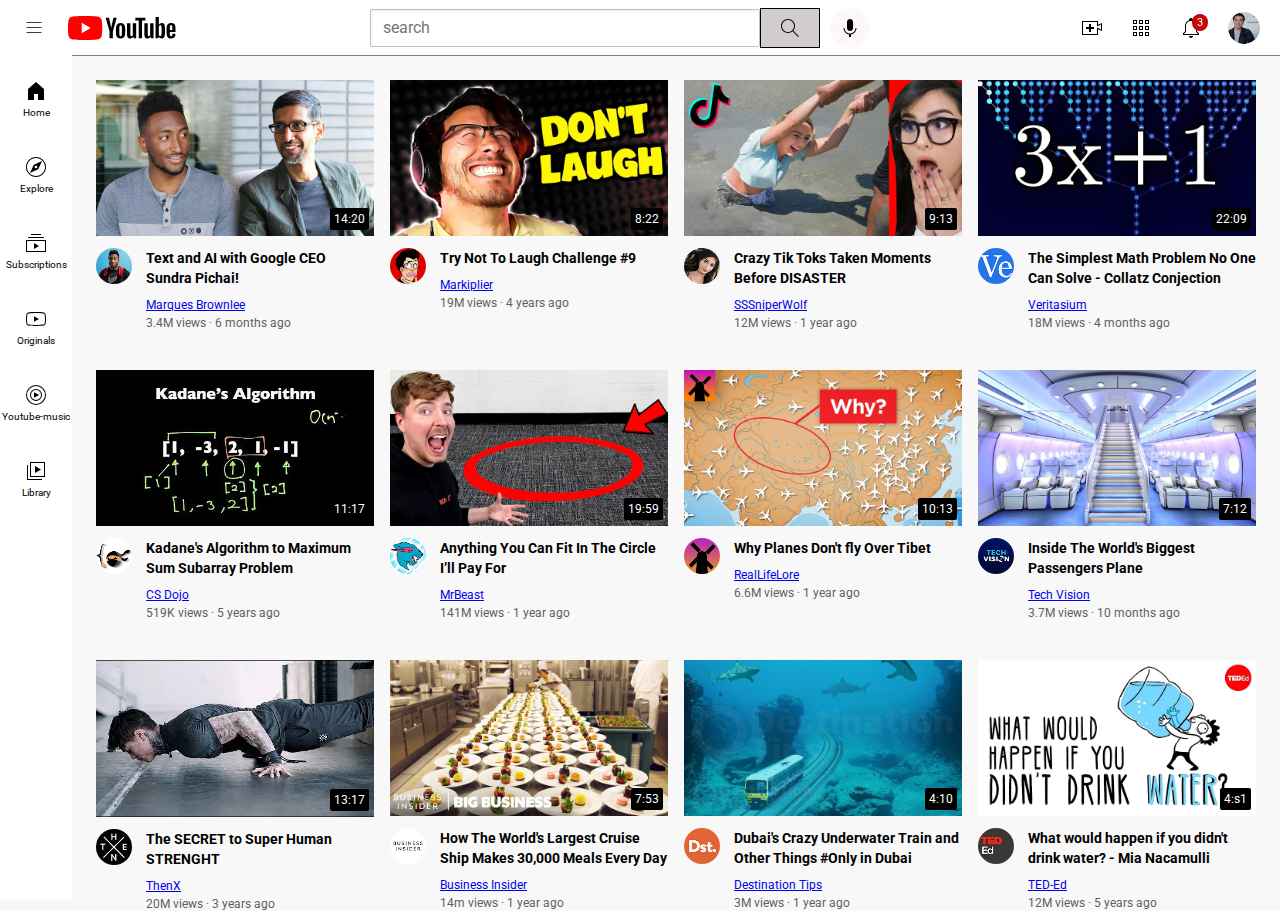
<file: index.html>
<!DOCTYPE html>
<html>
   <head>
    <title>David's youtube</title>

    <link rel="preconnect" href="https://fonts.googleapis.com">
<link rel="preconnect" href="https://fonts.gstatic.com" crossorigin>
<link href="https://fonts.googleapis.com/css2?family=Roboto:wght@500;700&display=swap" rel="stylesheet">
<link rel="stylesheet" href="styles/general.css">
<link rel="stylesheet" href="styles/header.css">
<link rel="stylesheet" href="styles/video.css">
<link rel="stylesheet" href="styles/sidebar.css">

   </head>
   <body>
    <header class="header">
        <div class="left-section">
            <img class="hamburger-menu" src="icon/hamburger-menu.svg">
            <img class="youtube-logo" src="icon/youtube-logo.svg">
        </div>
        <div class="middle-section">
            <input class="search-bar" type="text" placeholder="search">
            <button class="search-button">
                <img class="search-icon" src="icon/search.svg" >
                <div class="tooltip">search</div>
            </button>
            <button class="voice-search-button">
                <img class="voice-search-icon" src="icon/voice-search-icon.svg">
                <div class="tooltip">search with your voice</div>
            </button>
        </div>
        <div class="right-section">
            <div class="upload-icon-container">
                <img class="upload-icon" src="icon/upload.svg">
                <div class="tooltip">create</div>
            </div>
            <div class="youtube-apps-container">
                <img class="youtube-apps-icon" src="icon/youtube-apps.svg">
                <div class="tooltip">youtube-apps</div>
            </div>
            
            
            <div class="notification-icon-container">
                <img class="notifications-icon" src="icon/notifications.svg">
                <div class="notifications-counts">3</div>
                <div class="tooltip">notifications</div>
            </div>
            <img class="my-channel-icon" src="channel.pictures/my-channel.jpeg">
        </div>
        
    </header>

    <nav class="sidebar">
        <div class="sidebar-link">
            <img src="icon/home.svg">
            <div>Home</div>
        </div>
        <div class="sidebar-link">
            <img src="icon/explore.svg">
            <div>Explore</div>
        </div>
        <div class="sidebar-link">
            <img src="icon/subscriptions.svg">
            <div>Subscriptions</div>
        </div>
        <div class="sidebar-link">
            <img src="icon/originals.svg">
            <div>Originals</div>
        </div>
        <div class="sidebar-link">
            <img src="icon/youtube-music.svg">
            <div>Youtube-music</div>
        </div>
        <div class="sidebar-link">
            <img src="icon/library.svg">
            <div>Library</div>
        </div>
    </nav>
   <main>
      <section class="video-grid">
        <div class="video-preview">
            <div class="thumbnail-row">
                <a class="video-link" href="https://youtu.be/n2RNcPRtAiY"><img class="thumbnail" src="thumbnail/thumbnail-1.webp"></a>
                <div class="video-time">14:20</div>        
            </div>
            <div class="video-info-grid">
                <div class="channel-picture">
                    <a class="channel-link-dp" href="https://www.youtube.com/c/mkbhd"><img class="profile-picture" src="channel.pictures/channel-1 (1).jpeg"></a>
                </div>
                <div class="channel-title">
                    <p class="video-title">
                        <a class="video-link" href="https://youtu.be/n2RNcPRtAiY"> Text and AI with Google CEO Sundra Pichai!</a> 
                    </p>
                    <p class="video-author">
                        <a class="channel-link-dp" href="https://www.youtube.com/c/mkbhd">Marques Brownlee</a>
                    </p>
                    <p class="video-stat">
                        3.4M views &#183 6 months ago
                    </p>
                </div>
            
            
            </div>
    
       
        </div>
    
        <div class="video-preview">
            <div class="thumbnail-row">
               <a class="video-link" href="https://www.youtube.com/watch?v=mP0RAo9SKZk"><img class="thumbnail" src="thumbnail/thumbnail-2.webp"></a>
                <div class="video-time">8:22</div>
        
            </div>
            <div class="video-info-grid">
                <div class="channel-picture">
                    <a class="channel-link-dp" href="https://www.youtube.com/c/markiplier"><img class="profile-picture" src="channel.pictures/channel-2.jpeg"></a>
                </div>
                <div class="channel-title">
                    <p class="video-title">
                        <a class="video-link" href="https://www.youtube.com/watch?v=mP0RAo9SKZk">Try Not To Laugh Challenge #9</a>
                    </p>
                    <p class="video-author">
                        <a class="channel-link-dp" href="https://www.youtube.com/c/markiplier">Markiplier</a>
                    </p>
                    <p class="video-stat">
                        19M views &#183 4 years ago
                    </p>
                </div>
     
            </div>
        </div>
    
        <div class="video-preview">
            <div class="thumbnail-row">
                <a class="video-link" href="https://www.youtube.com/watch?v=FgjPQQeTh1w"><img class="thumbnail" src="thumbnail/thumbnail-3.webp"></a>
                <div class="video-time">9:13</div>
        
            </div>
            <div class="video-info-grid">
                <div class="channel-picture">
                    <a class="channel-link-dp" href="https://www.youtube.com/user/SSSniperWolf"><img class="profile-picture" src="channel.pictures/channel-3.jpeg"></a>
                </div>
                <div class="channel-title">
                    <p class="video-title">
                        <a class="video-link" href="https://www.youtube.com/watch?v=FgjPQQeTh1w">Crazy Tik Toks Taken Moments Before DISASTER</a> 
                    </p>
                    <p class="video-author">
                        <a class="channel-link-dp" href="https://www.youtube.com/user/SSSniperWolf">SSSniperWolf</a>
                    </p>
                    <p class="video-stat">
                        12M views &#183 1 year ago
                    </p>
                </div>
            
            
            </div>
    
       
        </div>
    
        <div class="video-preview">
            <div class="thumbnail-row">
                <a class="video-link" href="https://www.youtube.com/watch?v=094y1Z2wpJg"><img class="thumbnail" src="thumbnail/thumbnail-4.webp"></a>
                <div class="video-time">22:09</div>
        
            </div>
            <div class="video-info-grid">
                <div class="channel-picture">
                    <a class="channel-link-dp" href="https://www.youtube.com/c/veritasium"><img class="profile-picture" src="channel.pictures/channel-4.jpeg"></a>
                </div>
                <div class="channel-title">
                    <p class="video-title">
                        <a class="video-link" href="https://www.youtube.com/watch?v=094y1Z2wpJg">The Simplest Math Problem No One Can Solve - Collatz Conjection</a>
                    </p>
                    <p class="video-author">
                        <a class="channel-link-dp" href="https://www.youtube.com/c/veritasium">Veritasium</a>
                    </p>
                    <p class="video-stat">
                        18M views &#183 4 months ago
                    </p>
                </div>
     
            </div>
        </div>
    
        <div class="video-preview">
            <div class="thumbnail-row">
                <a class="video-link" href="https://www.youtube.com/watch?v=86CQq3pKSUw"><img class="thumbnail" src="thumbnail/thumbnail-5.webp"></a>
                <div class="video-time">11:17</div>
        
            </div>
            <div class="video-info-grid">
                <div class="channel-picture">
                    <a class="channel-link-dp" href="https://www.youtube.com/c/CSDojo"><img class="profile-picture" src="channel.pictures/channel-5.jpeg"></a>
                </div>
                <div class="channel-title">
                    <p class="video-title">
                        <a class="video-link" href="https://www.youtube.com/watch?v=86CQq3pKSUw">Kadane's Algorithm to Maximum Sum Subarray Problem</a>
                    </p>
                    <p class="video-author">
                        <a class="channel-link-dp" href="https://www.youtube.com/c/CSDojo">CS Dojo</a>
                    </p>
                    <p class="video-stat">
                        519K views &#183 5 years ago
                    </p>
                </div>
            
            
            </div>
    
       
        </div>
    
        <div class="video-preview">
            <div class="thumbnail-row">
                <a class="video-link" href="https://www.youtube.com/watch?v=yXWw0_UfSFg"><img class="thumbnail" src="thumbnail/thumbnail-6.webp"></a>
                <div class="video-time">19:59</div>
        
            </div>
            <div class="video-info-grid">
                <div class="channel-picture">
                    <a class="channel-link-dp" href="https://www.youtube.com/channel/UCX6OQ3DkcsbYNE6H8uQQuVA"><img class="profile-picture" src="channel.pictures/channel-6.jpeg"></a>
                </div>
                <div class="channel-title">
                    <p class="video-title">
                        <a class="video-link" href="https://www.youtube.com/watch?v=yXWw0_UfSFg">Anything You Can Fit In The Circle I’ll Pay For</a>
                    </p>
                    <p class="video-author">
                        <a class="channel-link-dp" href="https://www.youtube.com/channel/UCX6OQ3DkcsbYNE6H8uQQuVA">MrBeast</a>
                    </p>
                    <p class="video-stat">
                        141M views &#183 1 year ago
                    </p>
                </div>
            </div>
        </div>

        <div class="video-preview">
            <div class="thumbnail-row">
                <a class="video-link" href="https://www.youtube.com/watch?v=fNVa1qMbF9Y"><img class="thumbnail" src="thumbnail/thumbnail-7.webp"></a>
                <div class="video-time">10:13</div>
        
            </div>
            <div class="video-info-grid">
                <div class="channel-picture">
                    <a class="channel-link-dp" href="https://www.youtube.com/channel/UCP5tjEmvPItGyLhmjdwP7Ww"><img class="profile-picture" src="channel.pictures/channel-7.jpeg"></a>
                </div>
                <div class="channel-title">
                    <p class="video-title">
                        <a class="video-link" href="https://www.youtube.com/watch?v=fNVa1qMbF9Y">Why Planes Don't fly Over Tibet</a>
                    </p>
                    <p class="video-author">
                        <a class="channel-link-dp" href="https://www.youtube.com/channel/UCP5tjEmvPItGyLhmjdwP7Ww">RealLifeLore</a>
                    </p>
                    <p class="video-stat">
                        6.6M views &#183 1 year ago
                    </p>
                </div>
            </div>
        </div>

        <div class="video-preview">
            <div class="thumbnail-row">
                <a class="video-link" href="https://www.youtube.com/watch?v=lFm4EM1juls"><img class="thumbnail" src="thumbnail/thumbnail-8.webp"></a>
                <div class="video-time">7:12</div>
        
            </div>
            <div class="video-info-grid">
                <div class="channel-picture">
                    <a class="channel-link-dp" href="https://www.youtube.com/channel/UCHAK6CyegY22Zj2GWrcaIxg"><img class="profile-picture" src="channel.pictures/channel-8.jpeg"></a>
                </div>
                <div class="channel-title">
                    <p class="video-title">
                        <a class="video-link" href="https://www.youtube.com/watch?v=lFm4EM1juls">Inside The World's Biggest Passengers Plane</a>
                    </p>
                    <p class="video-author">
                        <a class="channel-link-dp" href="https://www.youtube.com/channel/UCHAK6CyegY22Zj2GWrcaIxg">Tech Vision</a>
                    </p>
                    <p class="video-stat">
                        3.7M views &#183 10 months ago
                    </p>
                </div>
            </div>
        </div>
        <div class="video-preview">
            <div class="thumbnail-row">
                <a class="video-link" href="https://www.youtube.com/watch?v=ixmxOlcrlUc"><img class="thumbnail" src="thumbnail/thumbnail-9.webp"></a>
                <div class="video-time">13:17</div>
        
            </div>
            <div class="video-info-grid">
                <div class="channel-picture">
                    <a class="channel-link-dp" href="https://www.youtube.com/c/OFFICIALTHENXSTUDIOS"><img class="profile-picture" src="channel.pictures/channel-9.jpeg"></a>
                </div>
                <div class="channel-title">
                    <p class="video-title">
                        <a class="video-link" href="https://www.youtube.com/watch?v=ixmxOlcrlUc">The SECRET to Super Human STRENGHT</a>
                    </p>
                    <p class="video-author">
                        <a class="channel-link-dp" href="https://www.youtube.com/c/OFFICIALTHENXSTUDIOS">ThenX</a>
                    </p>
                    <p class="video-stat">
                        20M views &#183 3 years ago
                    </p>
                </div>
            </div>
        </div>
        <div class="video-preview">
            <div class="thumbnail-row">
                <a class="video-link" href="https://www.youtube.com/watch?v=R2vXbFp5C9o"><img class="thumbnail" src="thumbnail/thumbnail-10.webp"></a>
                <div class="video-time">7:53</div>
        
            </div>
            <div class="video-info-grid">
                <div class="channel-picture">
                    <a class="channel-link-dp" href="https://www.youtube.com/user/businessinsider"><img class="profile-picture" src="channel.pictures/channel-10.jpeg"></a>
                </div>
                <div class="channel-title">
                    <p class="video-title">
                        <a class="video-link" href="https://www.youtube.com/watch?v=R2vXbFp5C9o">How The World's Largest Cruise Ship Makes 30,000 Meals Every Day</a>
                    </p>
                    <p class="video-author">
                        <a class="channel-link-dp" href="https://www.youtube.com/user/businessinsider">Business Insider</a>
                    </p>
                    <p class="video-stat">
                        14m views &#183 1 year ago
                    </p>
                </div>
            </div>
        </div>
        <div class="video-preview">
            <div class="thumbnail-row">
                <a class="video-link" href="https://www.youtube.com/watch?v=0nZuYyXET3s"><img class="thumbnail" src="thumbnail/thumbnail-11.webp"></a>
                <div class="video-time">4:10</div>
        
            </div>
            <div class="video-info-grid">
                <div class="channel-picture">
                    <a class="channel-link-dp" href="https://www.youtube.com/c/Destinationtips"><img class="profile-picture" src="channel.pictures/channel-11.jpeg"></a>
                </div>
                <div class="channel-title">
                    <p class="video-title">
                        <a class="video-link" href="https://www.youtube.com/watch?v=0nZuYyXET3s">Dubai's Crazy Underwater Train and Other Things #Only in Dubai</a>
                    </p>
                    <p class="video-author">
                        <a class="channel-link-dp" href="https://www.youtube.com/c/Destinationtips">Destination Tips</a>
                    </p>
                    <p class="video-stat">
                        3M views &#183 1 year ago
                    </p>
                </div>
            </div>
        </div>
        <div class="video-preview">
            <div class="thumbnail-row">
                <a class="video-link" href="https://www.youtube.com/watch?v=9iMGFqMmUFs"><img class="thumbnail" src="thumbnail/thumbnail-12.webp"></a>
                <div class="video-time">4:s1</div>
        
            </div>
            <div class="video-info-grid">
                <div class="channel-picture">
                    <a class="channel-link-dp" href="https://www.youtube.com/teded"><img class="profile-picture" src="channel.pictures/channel-12.jpeg"></a>
                </div>
                <div class="channel-title">
                    <p class="video-title">
                        <a class="video-link" href="https://www.youtube.com/watch?v=9iMGFqMmUFs">What would happen if you didn't drink water? - Mia Nacamulli</a>
                    </p>
                    <p class="video-author">
                        <a class="channel-link-dp" href="https://www.youtube.com/teded">TED-Ed</a>
                    </p>
                    <p class="video-stat">
                        12M views &#183 5 years ago
                    </p>
                </div>
            </div>
        </div>
    </section>   
    </main>

    
    </body> 
</html>
</file>
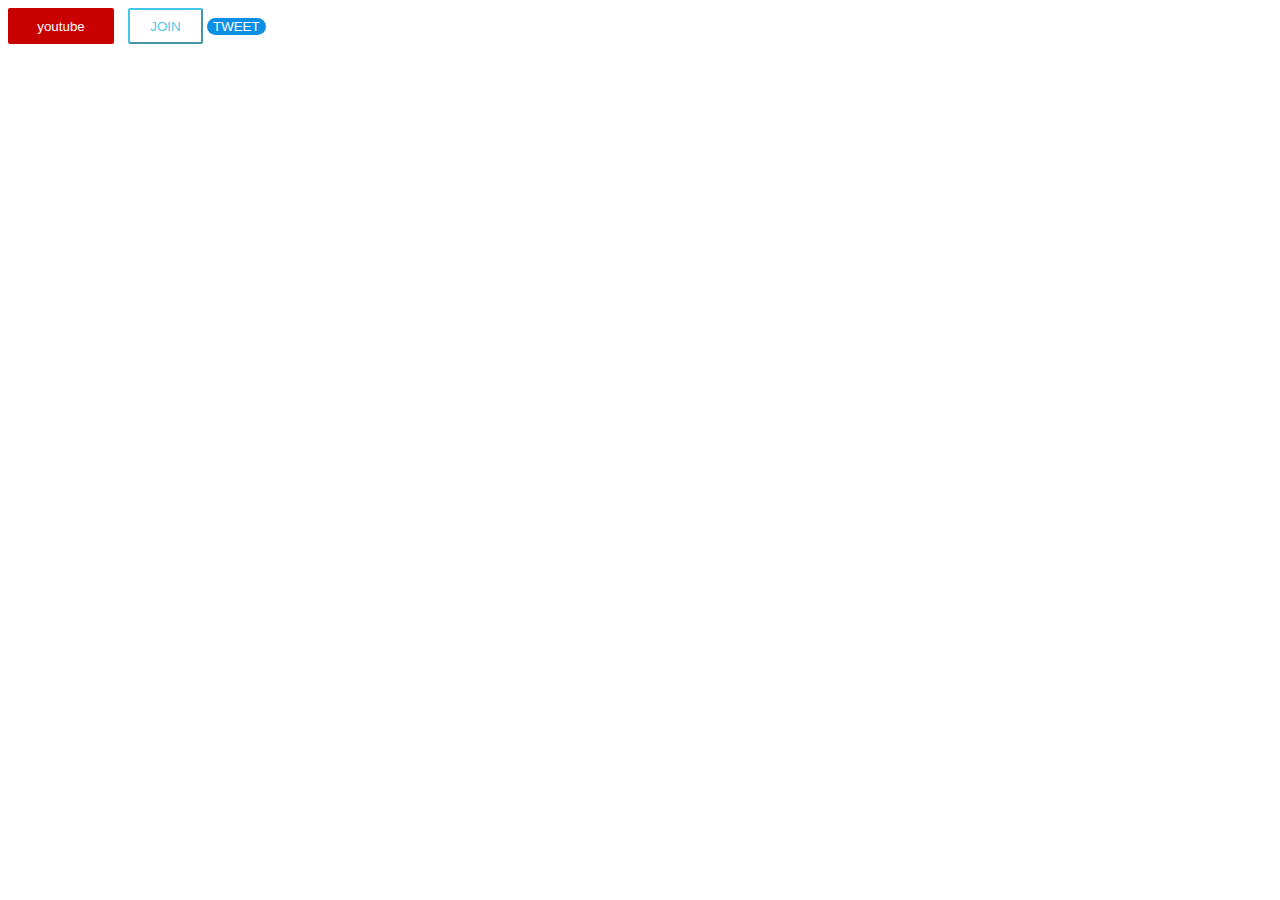
<file: buttons.html>
<!DOCTYPE html>
<html>
    <head>
        <title>David's bottons</title>
        <link rel="stylesheet" href="styles/buttons.css">
    </head>
    <body>
        <a href="youtube.html"><button class="subscribe-buttons">youtube</button></a>
        <button class="join-buttons">JOIN</button>
        <button class="tweet-button">TWEET</button>
         
    </body>
</html>
</file>
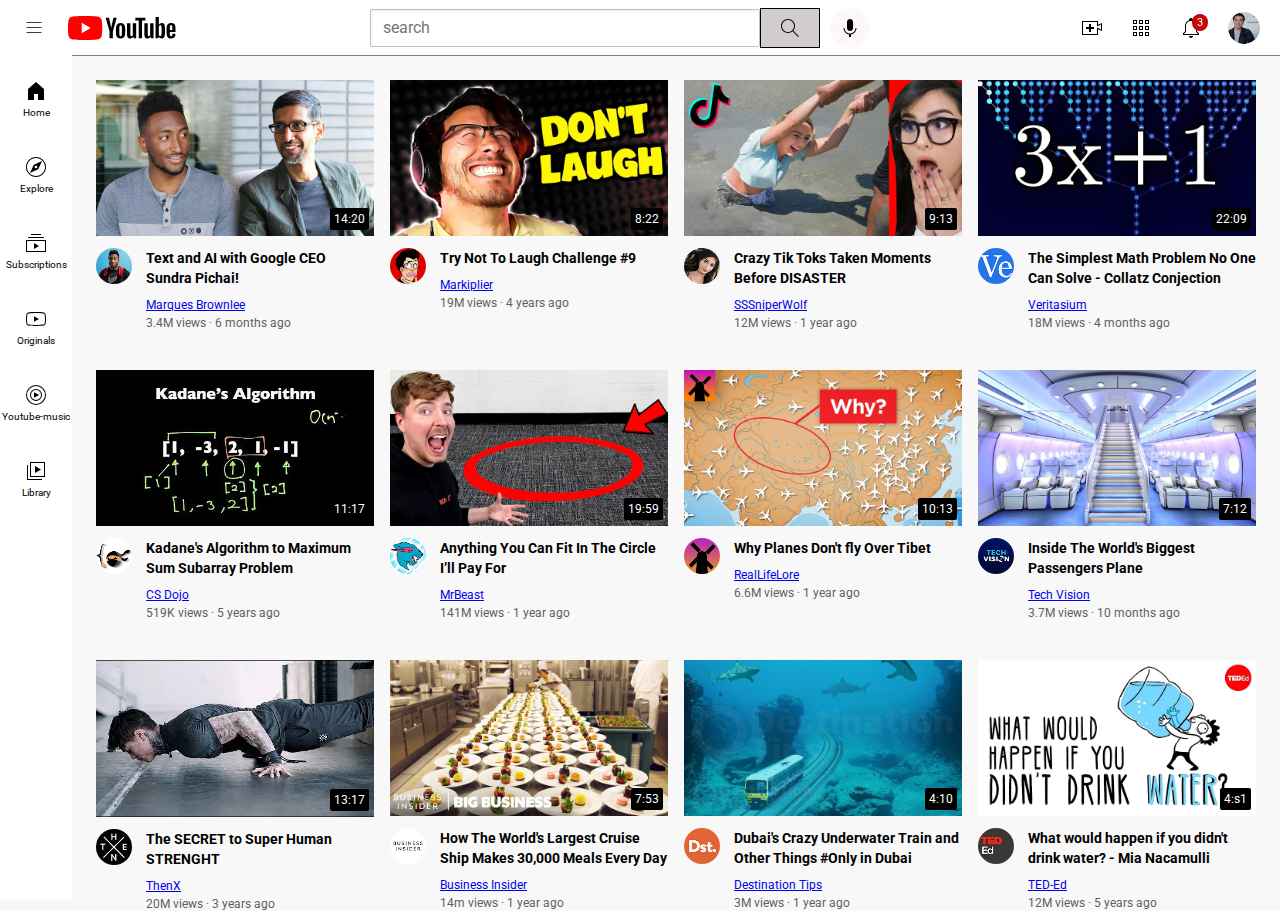
<file: youtube.html>
<!DOCTYPE html>
<html>
   <head>
    <title>David's youtube</title>

    <link rel="preconnect" href="https://fonts.googleapis.com">
<link rel="preconnect" href="https://fonts.gstatic.com" crossorigin>
<link href="https://fonts.googleapis.com/css2?family=Roboto:wght@500;700&display=swap" rel="stylesheet">
<link rel="stylesheet" href="styles/general.css">
<link rel="stylesheet" href="styles/header.css">
<link rel="stylesheet" href="styles/video.css">
<link rel="stylesheet" href="styles/sidebar.css">

   </head>
   <body>
    <header class="header">
        <div class="left-section">
            <img class="hamburger-menu" src="icon/hamburger-menu.svg">
            <img class="youtube-logo" src="icon/youtube-logo.svg">
        </div>
        <div class="middle-section">
            <input class="search-bar" type="text" placeholder="search">
            <button class="search-button">
                <img class="search-icon" src="icon/search.svg" >
                <div class="tooltip">search</div>
            </button>
            <button class="voice-search-button">
                <img class="voice-search-icon" src="icon/voice-search-icon.svg">
                <div class="tooltip">search with your voice</div>
            </button>
        </div>
        <div class="right-section">
            <div class="upload-icon-container">
                <img class="upload-icon" src="icon/upload.svg">
                <div class="tooltip">create</div>
            </div>
            <div class="youtube-apps-container">
                <img class="youtube-apps-icon" src="icon/youtube-apps.svg">
                <div class="tooltip">youtube-apps</div>
            </div>
            
            
            <div class="notification-icon-container">
                <img class="notifications-icon" src="icon/notifications.svg">
                <div class="notifications-counts">3</div>
                <div class="tooltip">notifications</div>
            </div>
            <img class="my-channel-icon" src="channel.pictures/my-channel.jpeg">
        </div>
        
    </header>

    <nav class="sidebar">
        <div class="sidebar-link">
            <img src="icon/home.svg">
            <div>Home</div>
        </div>
        <div class="sidebar-link">
            <img src="icon/explore.svg">
            <div>Explore</div>
        </div>
        <div class="sidebar-link">
            <img src="icon/subscriptions.svg">
            <div>Subscriptions</div>
        </div>
        <div class="sidebar-link">
            <img src="icon/originals.svg">
            <div>Originals</div>
        </div>
        <div class="sidebar-link">
            <img src="icon/youtube-music.svg">
            <div>Youtube-music</div>
        </div>
        <div class="sidebar-link">
            <img src="icon/library.svg">
            <div>Library</div>
        </div>
    </nav>
   <main>
      <section class="video-grid">
        <div class="video-preview">
            <div class="thumbnail-row">
                <a class="video-link" href="https://youtu.be/n2RNcPRtAiY"><img class="thumbnail" src="thumbnail/thumbnail-1.webp"></a>
                <div class="video-time">14:20</div>        
            </div>
            <div class="video-info-grid">
                <div class="channel-picture">
                    <a class="channel-link-dp" href="https://www.youtube.com/c/mkbhd"><img class="profile-picture" src="channel.pictures/channel-1 (1).jpeg"></a>
                </div>
                <div class="channel-title">
                    <p class="video-title">
                        <a class="video-link" href="https://youtu.be/n2RNcPRtAiY"> Text and AI with Google CEO Sundra Pichai!</a> 
                    </p>
                    <p class="video-author">
                        <a class="channel-link-dp" href="https://www.youtube.com/c/mkbhd">Marques Brownlee</a>
                    </p>
                    <p class="video-stat">
                        3.4M views &#183 6 months ago
                    </p>
                </div>
            
            
            </div>
    
       
        </div>
    
        <div class="video-preview">
            <div class="thumbnail-row">
               <a class="video-link" href="https://www.youtube.com/watch?v=mP0RAo9SKZk"><img class="thumbnail" src="thumbnail/thumbnail-2.webp"></a>
                <div class="video-time">8:22</div>
        
            </div>
            <div class="video-info-grid">
                <div class="channel-picture">
                    <a class="channel-link-dp" href="https://www.youtube.com/c/markiplier"><img class="profile-picture" src="channel.pictures/channel-2.jpeg"></a>
                </div>
                <div class="channel-title">
                    <p class="video-title">
                        <a class="video-link" href="https://www.youtube.com/watch?v=mP0RAo9SKZk">Try Not To Laugh Challenge #9</a>
                    </p>
                    <p class="video-author">
                        <a class="channel-link-dp" href="https://www.youtube.com/c/markiplier">Markiplier</a>
                    </p>
                    <p class="video-stat">
                        19M views &#183 4 years ago
                    </p>
                </div>
     
            </div>
        </div>
    
        <div class="video-preview">
            <div class="thumbnail-row">
                <a class="video-link" href="https://www.youtube.com/watch?v=FgjPQQeTh1w"><img class="thumbnail" src="thumbnail/thumbnail-3.webp"></a>
                <div class="video-time">9:13</div>
        
            </div>
            <div class="video-info-grid">
                <div class="channel-picture">
                    <a class="channel-link-dp" href="https://www.youtube.com/user/SSSniperWolf"><img class="profile-picture" src="channel.pictures/channel-3.jpeg"></a>
                </div>
                <div class="channel-title">
                    <p class="video-title">
                        <a class="video-link" href="https://www.youtube.com/watch?v=FgjPQQeTh1w">Crazy Tik Toks Taken Moments Before DISASTER</a> 
                    </p>
                    <p class="video-author">
                        <a class="channel-link-dp" href="https://www.youtube.com/user/SSSniperWolf">SSSniperWolf</a>
                    </p>
                    <p class="video-stat">
                        12M views &#183 1 year ago
                    </p>
                </div>
            
            
            </div>
    
       
        </div>
    
        <div class="video-preview">
            <div class="thumbnail-row">
                <a class="video-link" href="https://www.youtube.com/watch?v=094y1Z2wpJg"><img class="thumbnail" src="thumbnail/thumbnail-4.webp"></a>
                <div class="video-time">22:09</div>
        
            </div>
            <div class="video-info-grid">
                <div class="channel-picture">
                    <a class="channel-link-dp" href="https://www.youtube.com/c/veritasium"><img class="profile-picture" src="channel.pictures/channel-4.jpeg"></a>
                </div>
                <div class="channel-title">
                    <p class="video-title">
                        <a class="video-link" href="https://www.youtube.com/watch?v=094y1Z2wpJg">The Simplest Math Problem No One Can Solve - Collatz Conjection</a>
                    </p>
                    <p class="video-author">
                        <a class="channel-link-dp" href="https://www.youtube.com/c/veritasium">Veritasium</a>
                    </p>
                    <p class="video-stat">
                        18M views &#183 4 months ago
                    </p>
                </div>
     
            </div>
        </div>
    
        <div class="video-preview">
            <div class="thumbnail-row">
                <a class="video-link" href="https://www.youtube.com/watch?v=86CQq3pKSUw"><img class="thumbnail" src="thumbnail/thumbnail-5.webp"></a>
                <div class="video-time">11:17</div>
        
            </div>
            <div class="video-info-grid">
                <div class="channel-picture">
                    <a class="channel-link-dp" href="https://www.youtube.com/c/CSDojo"><img class="profile-picture" src="channel.pictures/channel-5.jpeg"></a>
                </div>
                <div class="channel-title">
                    <p class="video-title">
                        <a class="video-link" href="https://www.youtube.com/watch?v=86CQq3pKSUw">Kadane's Algorithm to Maximum Sum Subarray Problem</a>
                    </p>
                    <p class="video-author">
                        <a class="channel-link-dp" href="https://www.youtube.com/c/CSDojo">CS Dojo</a>
                    </p>
                    <p class="video-stat">
                        519K views &#183 5 years ago
                    </p>
                </div>
            
            
            </div>
    
       
        </div>
    
        <div class="video-preview">
            <div class="thumbnail-row">
                <a class="video-link" href="https://www.youtube.com/watch?v=yXWw0_UfSFg"><img class="thumbnail" src="thumbnail/thumbnail-6.webp"></a>
                <div class="video-time">19:59</div>
        
            </div>
            <div class="video-info-grid">
                <div class="channel-picture">
                    <a class="channel-link-dp" href="https://www.youtube.com/channel/UCX6OQ3DkcsbYNE6H8uQQuVA"><img class="profile-picture" src="channel.pictures/channel-6.jpeg"></a>
                </div>
                <div class="channel-title">
                    <p class="video-title">
                        <a class="video-link" href="https://www.youtube.com/watch?v=yXWw0_UfSFg">Anything You Can Fit In The Circle I’ll Pay For</a>
                    </p>
                    <p class="video-author">
                        <a class="channel-link-dp" href="https://www.youtube.com/channel/UCX6OQ3DkcsbYNE6H8uQQuVA">MrBeast</a>
                    </p>
                    <p class="video-stat">
                        141M views &#183 1 year ago
                    </p>
                </div>
            </div>
        </div>

        <div class="video-preview">
            <div class="thumbnail-row">
                <a class="video-link" href="https://www.youtube.com/watch?v=fNVa1qMbF9Y"><img class="thumbnail" src="thumbnail/thumbnail-7.webp"></a>
                <div class="video-time">10:13</div>
        
            </div>
            <div class="video-info-grid">
                <div class="channel-picture">
                    <a class="channel-link-dp" href="https://www.youtube.com/channel/UCP5tjEmvPItGyLhmjdwP7Ww"><img class="profile-picture" src="channel.pictures/channel-7.jpeg"></a>
                </div>
                <div class="channel-title">
                    <p class="video-title">
                        <a class="video-link" href="https://www.youtube.com/watch?v=fNVa1qMbF9Y">Why Planes Don't fly Over Tibet</a>
                    </p>
                    <p class="video-author">
                        <a class="channel-link-dp" href="https://www.youtube.com/channel/UCP5tjEmvPItGyLhmjdwP7Ww">RealLifeLore</a>
                    </p>
                    <p class="video-stat">
                        6.6M views &#183 1 year ago
                    </p>
                </div>
            </div>
        </div>

        <div class="video-preview">
            <div class="thumbnail-row">
                <a class="video-link" href="https://www.youtube.com/watch?v=lFm4EM1juls"><img class="thumbnail" src="thumbnail/thumbnail-8.webp"></a>
                <div class="video-time">7:12</div>
        
            </div>
            <div class="video-info-grid">
                <div class="channel-picture">
                    <a class="channel-link-dp" href="https://www.youtube.com/channel/UCHAK6CyegY22Zj2GWrcaIxg"><img class="profile-picture" src="channel.pictures/channel-8.jpeg"></a>
                </div>
                <div class="channel-title">
                    <p class="video-title">
                        <a class="video-link" href="https://www.youtube.com/watch?v=lFm4EM1juls">Inside The World's Biggest Passengers Plane</a>
                    </p>
                    <p class="video-author">
                        <a class="channel-link-dp" href="https://www.youtube.com/channel/UCHAK6CyegY22Zj2GWrcaIxg">Tech Vision</a>
                    </p>
                    <p class="video-stat">
                        3.7M views &#183 10 months ago
                    </p>
                </div>
            </div>
        </div>
        <div class="video-preview">
            <div class="thumbnail-row">
                <a class="video-link" href="https://www.youtube.com/watch?v=ixmxOlcrlUc"><img class="thumbnail" src="thumbnail/thumbnail-9.webp"></a>
                <div class="video-time">13:17</div>
        
            </div>
            <div class="video-info-grid">
                <div class="channel-picture">
                    <a class="channel-link-dp" href="https://www.youtube.com/c/OFFICIALTHENXSTUDIOS"><img class="profile-picture" src="channel.pictures/channel-9.jpeg"></a>
                </div>
                <div class="channel-title">
                    <p class="video-title">
                        <a class="video-link" href="https://www.youtube.com/watch?v=ixmxOlcrlUc">The SECRET to Super Human STRENGHT</a>
                    </p>
                    <p class="video-author">
                        <a class="channel-link-dp" href="https://www.youtube.com/c/OFFICIALTHENXSTUDIOS">ThenX</a>
                    </p>
                    <p class="video-stat">
                        20M views &#183 3 years ago
                    </p>
                </div>
            </div>
        </div>
        <div class="video-preview">
            <div class="thumbnail-row">
                <a class="video-link" href="https://www.youtube.com/watch?v=R2vXbFp5C9o"><img class="thumbnail" src="thumbnail/thumbnail-10.webp"></a>
                <div class="video-time">7:53</div>
        
            </div>
            <div class="video-info-grid">
                <div class="channel-picture">
                    <a class="channel-link-dp" href="https://www.youtube.com/user/businessinsider"><img class="profile-picture" src="channel.pictures/channel-10.jpeg"></a>
                </div>
                <div class="channel-title">
                    <p class="video-title">
                        <a class="video-link" href="https://www.youtube.com/watch?v=R2vXbFp5C9o">How The World's Largest Cruise Ship Makes 30,000 Meals Every Day</a>
                    </p>
                    <p class="video-author">
                        <a class="channel-link-dp" href="https://www.youtube.com/user/businessinsider">Business Insider</a>
                    </p>
                    <p class="video-stat">
                        14m views &#183 1 year ago
                    </p>
                </div>
            </div>
        </div>
        <div class="video-preview">
            <div class="thumbnail-row">
                <a class="video-link" href="https://www.youtube.com/watch?v=0nZuYyXET3s"><img class="thumbnail" src="thumbnail/thumbnail-11.webp"></a>
                <div class="video-time">4:10</div>
        
            </div>
            <div class="video-info-grid">
                <div class="channel-picture">
                    <a class="channel-link-dp" href="https://www.youtube.com/c/Destinationtips"><img class="profile-picture" src="channel.pictures/channel-11.jpeg"></a>
                </div>
                <div class="channel-title">
                    <p class="video-title">
                        <a class="video-link" href="https://www.youtube.com/watch?v=0nZuYyXET3s">Dubai's Crazy Underwater Train and Other Things #Only in Dubai</a>
                    </p>
                    <p class="video-author">
                        <a class="channel-link-dp" href="https://www.youtube.com/c/Destinationtips">Destination Tips</a>
                    </p>
                    <p class="video-stat">
                        3M views &#183 1 year ago
                    </p>
                </div>
            </div>
        </div>
        <div class="video-preview">
            <div class="thumbnail-row">
                <a class="video-link" href="https://www.youtube.com/watch?v=9iMGFqMmUFs"><img class="thumbnail" src="thumbnail/thumbnail-12.webp"></a>
                <div class="video-time">4:s1</div>
        
            </div>
            <div class="video-info-grid">
                <div class="channel-picture">
                    <a class="channel-link-dp" href="https://www.youtube.com/teded"><img class="profile-picture" src="channel.pictures/channel-12.jpeg"></a>
                </div>
                <div class="channel-title">
                    <p class="video-title">
                        <a class="video-link" href="https://www.youtube.com/watch?v=9iMGFqMmUFs">What would happen if you didn't drink water? - Mia Nacamulli</a>
                    </p>
                    <p class="video-author">
                        <a class="channel-link-dp" href="https://www.youtube.com/teded">TED-Ed</a>
                    </p>
                    <p class="video-stat">
                        12M views &#183 5 years ago
                    </p>
                </div>
            </div>
        </div>
    </section>   
    </main>

    
    </body> 
</html>
</file>
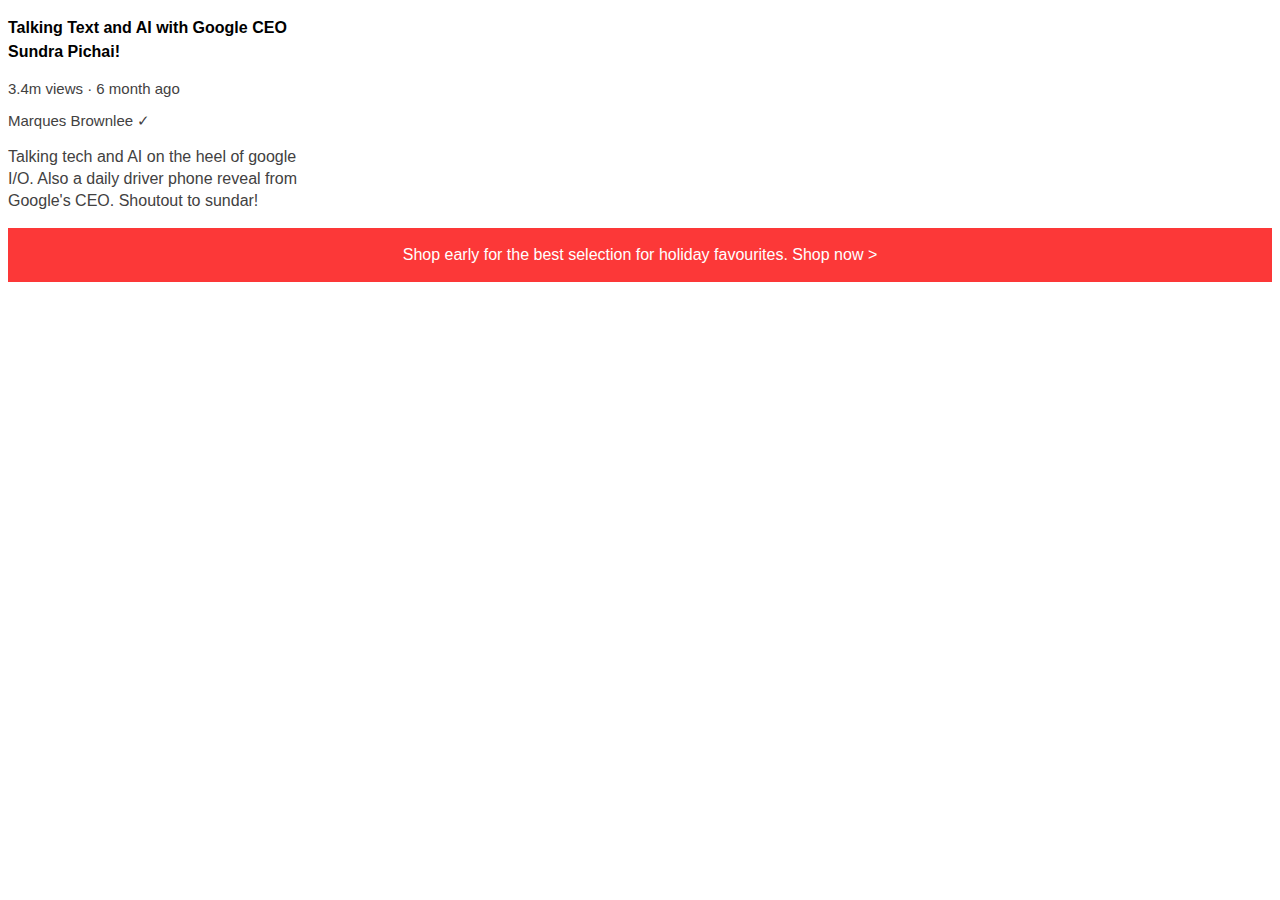
<file: intro to html/text.html>
<!DOCTYPE html>
<html>
    <head>
        <title>David's text 1</title>
        <style>
            .header{
                font-family: arial;
                font-size: 18;
                font-weight: bold;
                width: 300px;
                line-height: 24px;
                margin-bottom: 10;
            }
        
            .views{
                font-family: arial;
                font-size: 15px;
                color: rgb(66, 65, 65);
                margin-top: 8;
                margin-bottom: 15;
            }
            .body{
                font-family: arial;
                font-size: 15px;
                color: rgb(66, 65, 65);
                margin-top: 15;
                margin-bottom: 20;
        
            }
            .point{
                width: 300px;
                font-family:arial ;
                font-size: 16;
                color: rgb(66, 65, 65);
                margin-top: 20;
                margin-bottom: 50;
                line-height: 22px ;
            }
            .apple{
             font-family: arial;
             background-color: rgb(252, 56, 56); 
             text-align: center;  
             color: white;
             padding-top: 18px;
             padding-bottom: 18px
            }
            .shop:hover{
                cursor: pointer;
                text-decoration: underline;
               
            }
        </style>
    </head>
    <body>
    
    <p class="header">Talking Text and AI with Google CEO Sundra Pichai!</p>
    
    <p class="views">3.4m views &middot 6 month ago</p>
    
    <p class="body">Marques Brownlee &#10003</p>
    
    <p class="point">Talking tech and AI on the heel of google I/O. Also a daily driver phone reveal from Google's CEO. Shoutout to sundar!</p>
    
    <p class="apple"> Shop early for the best selection for holiday favourites. <span class="shop">Shop now &#62</span></p></body>
</html>
</file>
<file: styles/general.css>
p{
    font-family: Roboto, Arial;
    margin-top: 0;
    margin-bottom: 0;
}
body {
    margin: 0;
    padding-top: 80px;
    padding-left: 96px;
    padding-right: 24px;
    background-color: rgb(248, 248, 248);
}
</file>
<file: styles/header.css>
.header {
    height: 55px;

    display: flex;
    flex-direction: row;
    justify-content: space-between;

    position: fixed;
    top: 0;
    right: 0;
    left: 0;

    background-color: white;
    border-bottom-width: 1px;
    border-bottom-style: solid;
    border-bottom-color: gray;
    z-index: 100;
}
.left-section {
    display: flex;
    align-items: center;
    
}
.hamburger-menu {
    height: 20px;
    margin-left:24px
}
.youtube-logo {
    height: 24px;
    margin-left: 24px;
    margin-right: 20px;
}

.middle-section {
    flex: 1;
    margin-right: 36px;
    max-width: 500px;
    display: flex;
    align-items: center;
}
.search-bar {
    flex: 1;
    height: 34px;
    padding-left: 12px;
    font-size: 16px;
    border-width: 1px;
    border-style: solid;
    border-color: rgb(192, 192,192);
    border-radius: 2px;
    box-shadow: inset 1px 2px 3px rgba(0,0,0,0.05);
    width: 0;
}
.search-bar::placeholder {
    font-family: Roboto, Arial;
    font-size: 16px;
}

.search-button {
    height: 40px;
    width: 60px;
    background-color: rgb(209, 205, 205);
    border-width: 1px;
    border-style: solid;
    border-color: rgb(240,240,240)
    margin-left: -1px;
    margin-right: 10px;

    position: relative;
}

.search-button,
.voice-search-button,
.upload-icon-container,
.youtube-apps-container,
.notification-icon-container { 
    display:flex;
    justify-content: center;
    align-items: center;
    position: relative;
    cursor: pointer;
}

.search-button .tooltip,
.voice-search-button .tooltip,
.upload-icon-container .tooltip,
.youtube-apps-container .tooltip,
.notification-icon-container .tooltip {
    font-family: Roboto, Arial;
    position: absolute;
    background-color: gray;
    color:white;
    padding-top: 4px;
    padding-bottom: 4px;
    padding-left:8px;
    padding-right: 8px;
    border-radius: 2px;
    font-size: 15px;
    bottom: -30px;
    opacity: 0;
    transition: opacity 0.15s;
    pointer-events: none;
    white-space: nowrap;
}

.search-button:hover .tooltip,
.voice-search-button:hover .tooltip,
.upload-icon-container:hover .tooltip,
.youtube-apps-container:hover .tooltip,
.notification-icon-container:hover .tooltip{
    opacity:1
}
.search-icon {
    height: 24px;
}
.voice-search-button {
    height: 40px;
    width: 40px;
    border-radius: 20px;
    border: none;
    background-color: rgb(252, 248, 248);
}
.voice-search-icon{
    height: 24px; 
}




.right-section {
    width: 180px;
    margin-right: 20px;
    display: flex;
    align-items: center;
    justify-content: space-between;
    flex-shrink: 0;
}

.upload-icon{
    height: 24px;
}

.youtube-apps-icon{
    height: 24px;
}

.notifications-icon{
    height: 24px;
}

.notifications-counts {
  position: absolute;
  top: -2px;
  right: -5px;
  background-color: rgb(201, 5, 5);
  color: white;
  font-family: Roboto, Arial;
  font-size: 11px;
  padding-left: 5px;
  padding-right: 5px;
  padding-top: 2px;
  padding-bottom: 2px;
  border-radius: 10px; 
}


.notification-icon-container{
    position: relative;
}

.my-channel-icon{
    height: 32px;
    border-radius: 16px;
    cursor: pointer;
}
</file>
<file: styles/video.css>
.thumbnail{
    width: 100%;
}

.video-title{
    margin-top: 0;
    font-size: 14px;
    font-weight: 700;
    line-height: 20px;
    margin-bottom: 10px;
} 
.video-link:link{
    color: black;
    background-color: transparent;
    text-decoration: none;
}
.video-link:visited{
    color: black;
    background-color: transparent;
    text-decoration: none
}
.channel-link-dp:link,{
    color: rgb(96, 96, 96);
    background-color: transparent;
    text-decoration: none;
}
.channel-link-dp:visited{
    color: rgb(96, 96, 96);
    background-color: transparent;
    text-decoration: none;
}
.channel-link-dp:active{
    color: rgb(96, 96, 96);
    background-color: transparent;
    text-decoration: none;
}
.video-author{
    font-size: 12px;
    color: rgb(96, 96, 96);
    margin-bottom: 4px;
}
.video-stat{
    font-size: 12px;
    color: rgb(96, 96, 96);
}
.video-info-grid{
    display: grid;
    grid-template-columns: 50px 1fr;
}

.profile-picture{
    width: 36px;
    border-radius: 50px;
}
.thumbnail-row{
    margin-bottom: 8px;
    position: relative;
}
.video-grid{
    display: grid;
    grid-template-columns: 1fr 1fr 1fr;
    column-gap: 16px;
    row-gap: 40px;
}

@media (max-width: 750px) {
    .video-grid{
        grid-template-columns: 1fr 1fr;
    }
}

@media (min-width: 751) and (max-width: 999){
    .video-grid{
        grid-template-columns: 1fr 1fr 1fr;
    }
}

@media (min-width: 1000px) {
    .video-grid{
        grid-template-columns: 1fr 1fr 1fr 1fr;
    }
}

.video-time{
    font-family: Roboto, Arial;
    font-size:12px;
    font-weight: 500px;
    padding-left:4px;
    padding-right:4px;
    padding-top:4px;
    padding-bottom:4px;
    border-radius:2px;
    background-color: black;
    color:white;
    position: absolute;
    bottom: 10px;
    right: 5px;
}
</file>
<file: styles/sidebar.css>
.sidebar {
    position: fixed;
    left: 0;
    bottom: 0;
    top:55px;
    background-color: white;
    width: 72px;
    z-index: 200;
    padding-top:5px
}

.sidebar-link {
    height: 76px;
    display: flex;
    justify-content: center;
    align-items: center;
    flex-direction: column;
    cursor: pointer;  
}
.sidebar-link:hover{
    background-color: lightgray;
}

.sidebar-link img {
    height: 24px;
    margin-bottom: 4px;

}
.sidebar-link div {
    font-family: Roboto, Arial;
    font-size: 10px;
}
</file>
<file: styles/buttons.css>
.subscribe-buttons{
    background-color: rgb(200, 0, 0);
    color: white;
    border: none;
    height: 36px;
    width: 106px;
    border-radius: 2px;
    margin-right: 10px;
    cursor: pointer;
    transition: opacity 0.15s;

}

.subscribe-buttons:hover{
    opacity: 0.8;
}

.subscribe-buttons:active{
    opacity: 0.5;
}
.join-buttons{
    background-color: white;
    color: rgba(2, 178, 223, 0.733);
    border-color:rgba(2, 178, 223, 0.733);
    height: 36px;
    width: 75px;
    border-radius: 2px;
    cursor: pointer;
    transition: background-color 1s,
    color 1s

}

.join-buttons:hover{
    background-color: rgba(2, 178, 223, 0.733) ;
    color: white; 
}

.join-buttons:active{
    opacity: 0.7;
}
.tweet-button{
    color: white;
    background-color: rgb(13, 143, 230);
    font-size: 15;
    font: bolder;
    height: 50;
    width: 120;
    border-radius: 25px;
    border: none;
    
}
.tweet-button:hover{
    box-shadow: 5px 5px 10px rgba(0, 0, 0, 0.15);
}
</file>
